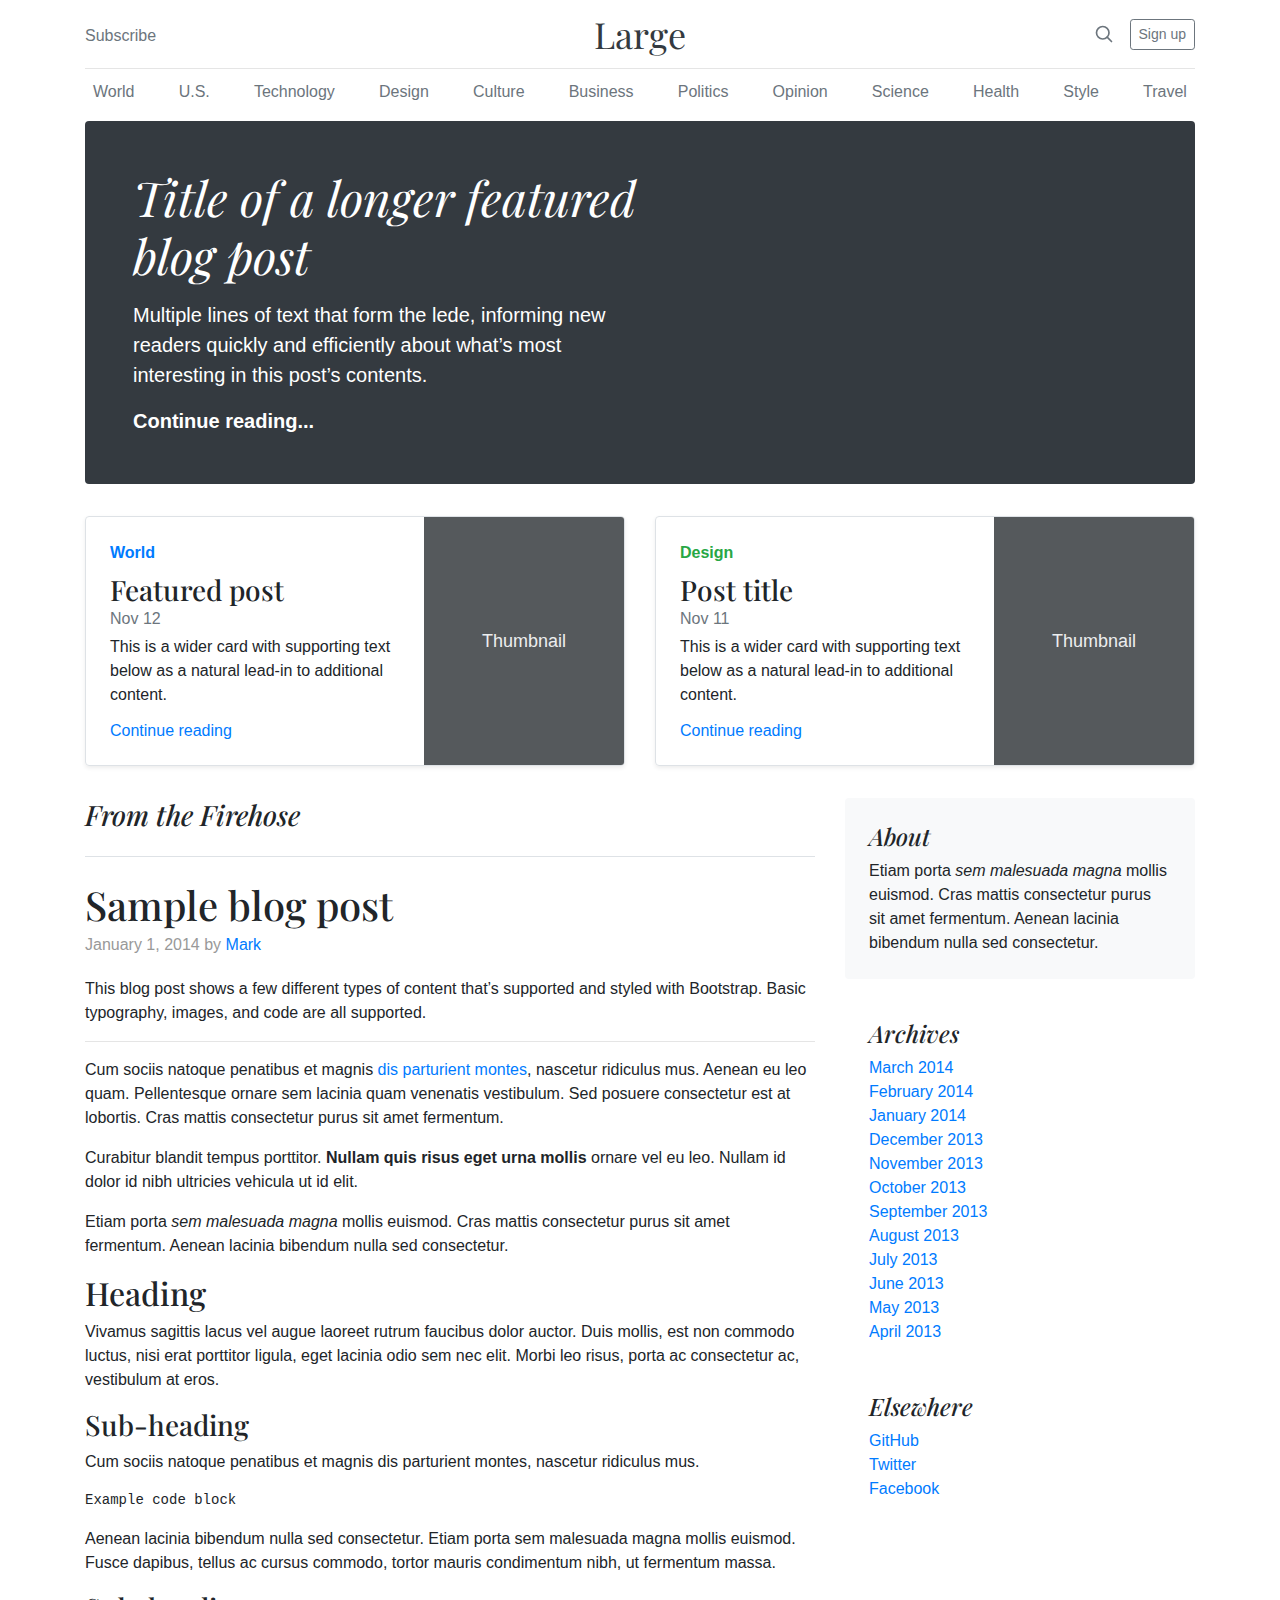
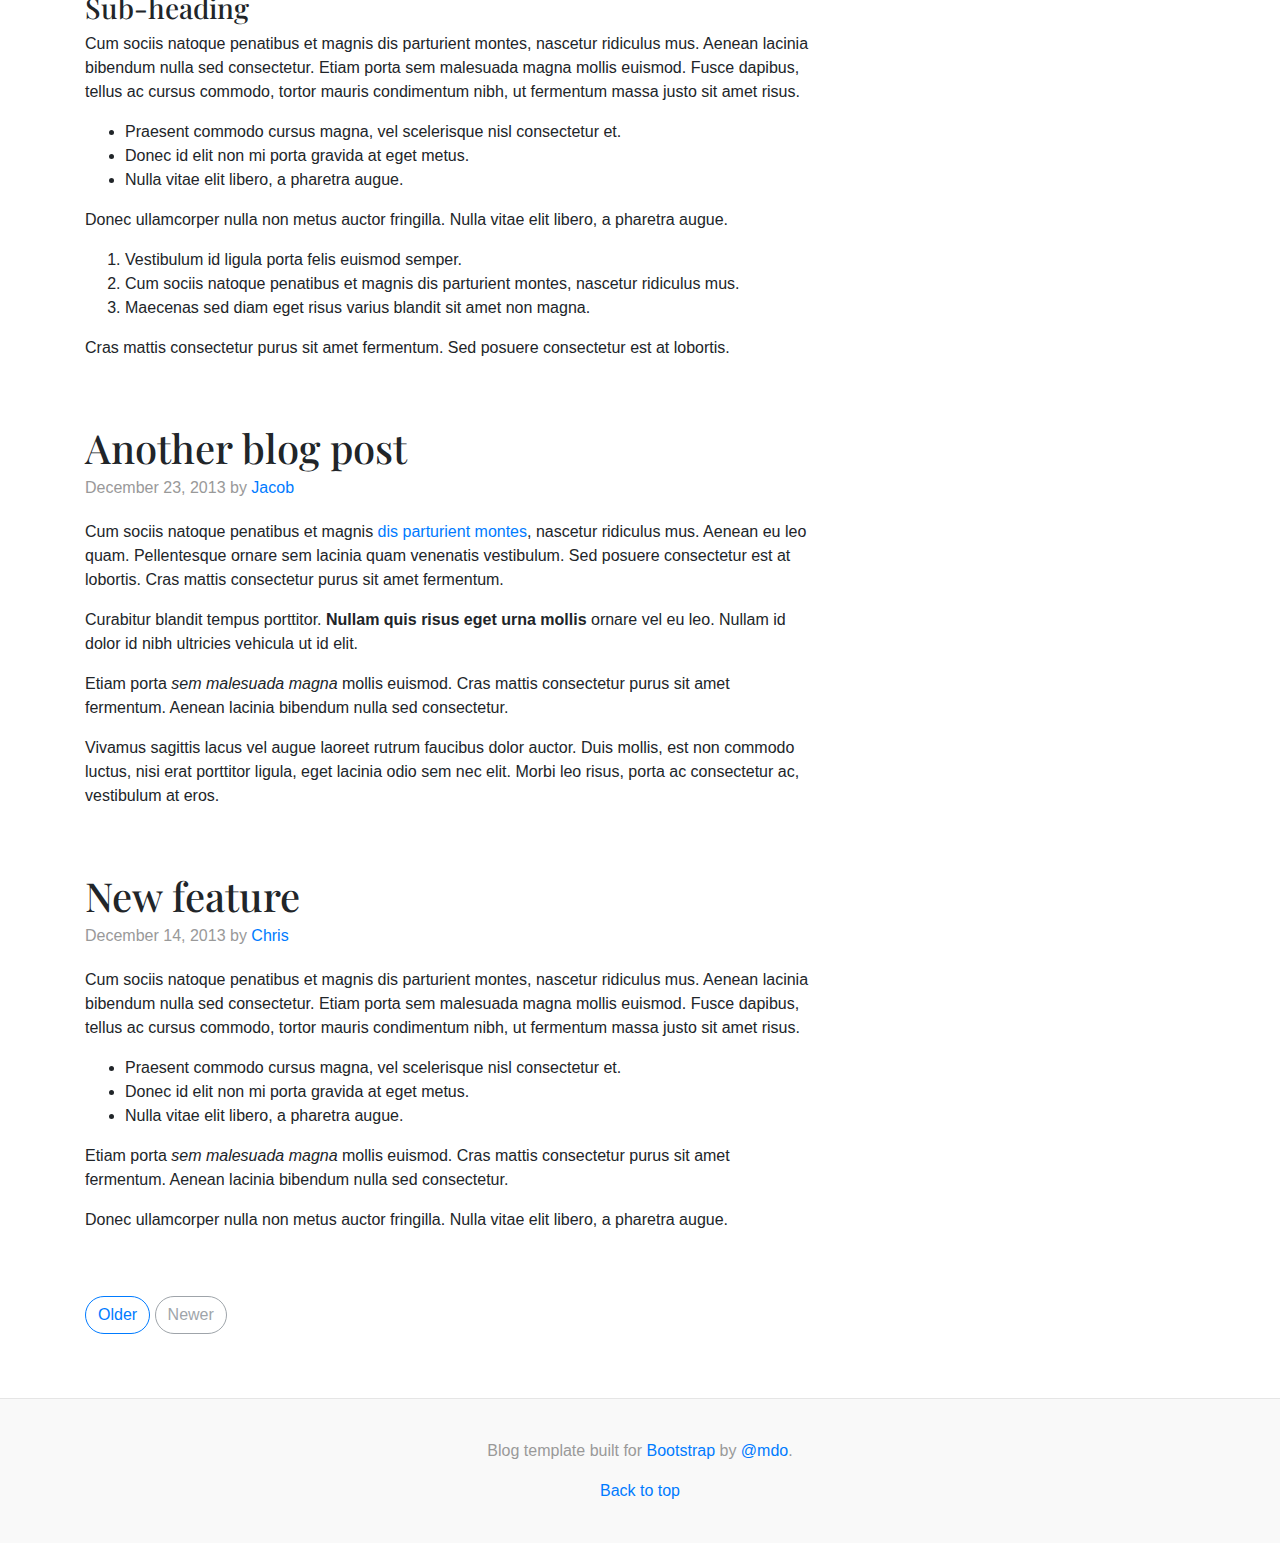
<file: wp-bootstrap-html/index.html>
<!doctype html>
<html lang="en">

<head>
    <meta charset="utf-8">
    <meta name="viewport" content="width=device-width, initial-scale=1, shrink-to-fit=no">
    <meta name="description" content="">
    <meta name="author" content="Mark Otto, Jacob Thornton, and Bootstrap contributors">
    <meta name="generator" content="Jekyll v3.8.5">
    <title>Blog Template · Bootstrap</title>

    <link rel="canonical" href="https://getbootstrap.com/docs/4.3/examples/blog/">

    <!-- Bootstrap core CSS -->
    <link href="css/bootstrap.css" rel="stylesheet">


    <style>
        .bd-placeholder-img {
            font-size: 1.125rem;
            text-anchor: middle;
            -webkit-user-select: none;
            -moz-user-select: none;
            -ms-user-select: none;
            user-select: none;
        }

        @media (min-width: 768px) {
            .bd-placeholder-img-lg {
                font-size: 3.5rem;
            }
        }
    </style>
    <!-- Custom styles for this template -->
    <link href="https://fonts.googleapis.com/css?family=Playfair+Display:700,900" rel="stylesheet">
    <!-- Custom styles for this template -->
    <link href="css/style.css" rel="stylesheet">
</head>

<body>
    <div class="container">
        <header class="blog-header py-3">
            <div class="row flex-nowrap justify-content-between align-items-center">
                <div class="col-4 pt-1">
                    <a class="text-muted" href="#">Subscribe</a>
                </div>
                <div class="col-4 text-center">
                    <a class="blog-header-logo text-dark" href="#">Large</a>
                </div>
                <div class="col-4 d-flex justify-content-end align-items-center">
                    <a class="text-muted" href="#">
                        <svg xmlns="http://www.w3.org/2000/svg" width="20" height="20" fill="none" stroke="currentColor"
                            stroke-linecap="round" stroke-linejoin="round" stroke-width="2" class="mx-3" role="img"
                            viewBox="0 0 24 24" focusable="false">
                            <title>Search</title>
                            <circle cx="10.5" cy="10.5" r="7.5" />
                            <path d="M21 21l-5.2-5.2" />
                        </svg>
                    </a>
                    <a class="btn btn-sm btn-outline-secondary" href="#">Sign up</a>
                </div>
            </div>
        </header>

        <div class="nav-scroller py-1 mb-2">
            <nav class="nav d-flex justify-content-between">
                <a class="p-2 text-muted" href="#">World</a>
                <a class="p-2 text-muted" href="#">U.S.</a>
                <a class="p-2 text-muted" href="#">Technology</a>
                <a class="p-2 text-muted" href="#">Design</a>
                <a class="p-2 text-muted" href="#">Culture</a>
                <a class="p-2 text-muted" href="#">Business</a>
                <a class="p-2 text-muted" href="#">Politics</a>
                <a class="p-2 text-muted" href="#">Opinion</a>
                <a class="p-2 text-muted" href="#">Science</a>
                <a class="p-2 text-muted" href="#">Health</a>
                <a class="p-2 text-muted" href="#">Style</a>
                <a class="p-2 text-muted" href="#">Travel</a>
            </nav>
        </div>

        <div class="jumbotron p-4 p-md-5 text-white rounded bg-dark">
            <div class="col-md-6 px-0">
                <h1 class="display-4 font-italic">Title of a longer featured blog post</h1>
                <p class="lead my-3">Multiple lines of text that form the lede, informing new readers quickly and
                    efficiently about what’s most interesting in this post’s contents.</p>
                <p class="lead mb-0"><a href="#" class="text-white font-weight-bold">Continue reading...</a></p>
            </div>
        </div>

        <div class="row mb-2">
            <div class="col-md-6">
                <div
                    class="row no-gutters border rounded overflow-hidden flex-md-row mb-4 shadow-sm h-md-250 position-relative">
                    <div class="col p-4 d-flex flex-column position-static">
                        <strong class="d-inline-block mb-2 text-primary">World</strong>
                        <h3 class="mb-0">Featured post</h3>
                        <div class="mb-1 text-muted">Nov 12</div>
                        <p class="card-text mb-auto">This is a wider card with supporting text below as a natural
                            lead-in to additional content.</p>
                        <a href="#" class="stretched-link">Continue reading</a>
                    </div>
                    <div class="col-auto d-none d-lg-block">
                        <svg class="bd-placeholder-img" width="200" height="250" xmlns="http://www.w3.org/2000/svg"
                            preserveAspectRatio="xMidYMid slice" focusable="false" role="img"
                            aria-label="Placeholder: Thumbnail">
                            <title>Placeholder</title>
                            <rect width="100%" height="100%" fill="#55595c" /><text x="50%" y="50%" fill="#eceeef"
                                dy=".3em">Thumbnail</text>
                        </svg>
                    </div>
                </div>
            </div>
            <div class="col-md-6">
                <div
                    class="row no-gutters border rounded overflow-hidden flex-md-row mb-4 shadow-sm h-md-250 position-relative">
                    <div class="col p-4 d-flex flex-column position-static">
                        <strong class="d-inline-block mb-2 text-success">Design</strong>
                        <h3 class="mb-0">Post title</h3>
                        <div class="mb-1 text-muted">Nov 11</div>
                        <p class="mb-auto">This is a wider card with supporting text below as a natural lead-in to
                            additional content.</p>
                        <a href="#" class="stretched-link">Continue reading</a>
                    </div>
                    <div class="col-auto d-none d-lg-block">
                        <svg class="bd-placeholder-img" width="200" height="250" xmlns="http://www.w3.org/2000/svg"
                            preserveAspectRatio="xMidYMid slice" focusable="false" role="img"
                            aria-label="Placeholder: Thumbnail">
                            <title>Placeholder</title>
                            <rect width="100%" height="100%" fill="#55595c" /><text x="50%" y="50%" fill="#eceeef"
                                dy=".3em">Thumbnail</text>
                        </svg>
                    </div>
                </div>
            </div>
        </div>
    </div>

    <main role="main" class="container">
        <div class="row">
            <div class="col-md-8 blog-main">
                <h3 class="pb-4 mb-4 font-italic border-bottom">
                    From the Firehose
                </h3>

                <div class="blog-post">
                    <h2 class="blog-post-title">Sample blog post</h2>
                    <p class="blog-post-meta">January 1, 2014 by <a href="#">Mark</a></p>

                    <p>This blog post shows a few different types of content that’s supported and styled with Bootstrap.
                        Basic typography, images, and code are all supported.</p>
                    <hr>
                    <p>Cum sociis natoque penatibus et magnis <a href="#">dis parturient montes</a>, nascetur ridiculus
                        mus. Aenean eu leo quam. Pellentesque ornare sem lacinia quam venenatis vestibulum. Sed posuere
                        consectetur est at lobortis. Cras mattis consectetur purus sit amet fermentum.</p>
                    <blockquote>
                        <p>Curabitur blandit tempus porttitor. <strong>Nullam quis risus eget urna mollis</strong>
                            ornare vel eu leo. Nullam id dolor id nibh ultricies vehicula ut id elit.</p>
                    </blockquote>
                    <p>Etiam porta <em>sem malesuada magna</em> mollis euismod. Cras mattis consectetur purus sit amet
                        fermentum. Aenean lacinia bibendum nulla sed consectetur.</p>
                    <h2>Heading</h2>
                    <p>Vivamus sagittis lacus vel augue laoreet rutrum faucibus dolor auctor. Duis mollis, est non
                        commodo luctus, nisi erat porttitor ligula, eget lacinia odio sem nec elit. Morbi leo risus,
                        porta ac consectetur ac, vestibulum at eros.</p>
                    <h3>Sub-heading</h3>
                    <p>Cum sociis natoque penatibus et magnis dis parturient montes, nascetur ridiculus mus.</p>
                    <pre><code>Example code block</code></pre>
                    <p>Aenean lacinia bibendum nulla sed consectetur. Etiam porta sem malesuada magna mollis euismod.
                        Fusce dapibus, tellus ac cursus commodo, tortor mauris condimentum nibh, ut fermentum massa.</p>
                    <h3>Sub-heading</h3>
                    <p>Cum sociis natoque penatibus et magnis dis parturient montes, nascetur ridiculus mus. Aenean
                        lacinia bibendum nulla sed consectetur. Etiam porta sem malesuada magna mollis euismod. Fusce
                        dapibus, tellus ac cursus commodo, tortor mauris condimentum nibh, ut fermentum massa justo sit
                        amet risus.</p>
                    <ul>
                        <li>Praesent commodo cursus magna, vel scelerisque nisl consectetur et.</li>
                        <li>Donec id elit non mi porta gravida at eget metus.</li>
                        <li>Nulla vitae elit libero, a pharetra augue.</li>
                    </ul>
                    <p>Donec ullamcorper nulla non metus auctor fringilla. Nulla vitae elit libero, a pharetra augue.
                    </p>
                    <ol>
                        <li>Vestibulum id ligula porta felis euismod semper.</li>
                        <li>Cum sociis natoque penatibus et magnis dis parturient montes, nascetur ridiculus mus.</li>
                        <li>Maecenas sed diam eget risus varius blandit sit amet non magna.</li>
                    </ol>
                    <p>Cras mattis consectetur purus sit amet fermentum. Sed posuere consectetur est at lobortis.</p>
                </div><!-- /.blog-post -->

                <div class="blog-post">
                    <h2 class="blog-post-title">Another blog post</h2>
                    <p class="blog-post-meta">December 23, 2013 by <a href="#">Jacob</a></p>

                    <p>Cum sociis natoque penatibus et magnis <a href="#">dis parturient montes</a>, nascetur ridiculus
                        mus. Aenean eu leo quam. Pellentesque ornare sem lacinia quam venenatis vestibulum. Sed posuere
                        consectetur est at lobortis. Cras mattis consectetur purus sit amet fermentum.</p>
                    <blockquote>
                        <p>Curabitur blandit tempus porttitor. <strong>Nullam quis risus eget urna mollis</strong>
                            ornare vel eu leo. Nullam id dolor id nibh ultricies vehicula ut id elit.</p>
                    </blockquote>
                    <p>Etiam porta <em>sem malesuada magna</em> mollis euismod. Cras mattis consectetur purus sit amet
                        fermentum. Aenean lacinia bibendum nulla sed consectetur.</p>
                    <p>Vivamus sagittis lacus vel augue laoreet rutrum faucibus dolor auctor. Duis mollis, est non
                        commodo luctus, nisi erat porttitor ligula, eget lacinia odio sem nec elit. Morbi leo risus,
                        porta ac consectetur ac, vestibulum at eros.</p>
                </div><!-- /.blog-post -->

                <div class="blog-post">
                    <h2 class="blog-post-title">New feature</h2>
                    <p class="blog-post-meta">December 14, 2013 by <a href="#">Chris</a></p>

                    <p>Cum sociis natoque penatibus et magnis dis parturient montes, nascetur ridiculus mus. Aenean
                        lacinia bibendum nulla sed consectetur. Etiam porta sem malesuada magna mollis euismod. Fusce
                        dapibus, tellus ac cursus commodo, tortor mauris condimentum nibh, ut fermentum massa justo sit
                        amet risus.</p>
                    <ul>
                        <li>Praesent commodo cursus magna, vel scelerisque nisl consectetur et.</li>
                        <li>Donec id elit non mi porta gravida at eget metus.</li>
                        <li>Nulla vitae elit libero, a pharetra augue.</li>
                    </ul>
                    <p>Etiam porta <em>sem malesuada magna</em> mollis euismod. Cras mattis consectetur purus sit amet
                        fermentum. Aenean lacinia bibendum nulla sed consectetur.</p>
                    <p>Donec ullamcorper nulla non metus auctor fringilla. Nulla vitae elit libero, a pharetra augue.
                    </p>
                </div><!-- /.blog-post -->

                <nav class="blog-pagination">
                    <a class="btn btn-outline-primary" href="#">Older</a>
                    <a class="btn btn-outline-secondary disabled" href="#" tabindex="-1" aria-disabled="true">Newer</a>
                </nav>

            </div><!-- /.blog-main -->

            <aside class="col-md-4 blog-sidebar">
                <div class="p-4 mb-3 bg-light rounded">
                    <h4 class="font-italic">About</h4>
                    <p class="mb-0">Etiam porta <em>sem malesuada magna</em> mollis euismod. Cras mattis consectetur
                        purus sit amet fermentum. Aenean lacinia bibendum nulla sed consectetur.</p>
                </div>

                <div class="p-4">
                    <h4 class="font-italic">Archives</h4>
                    <ol class="list-unstyled mb-0">
                        <li><a href="#">March 2014</a></li>
                        <li><a href="#">February 2014</a></li>
                        <li><a href="#">January 2014</a></li>
                        <li><a href="#">December 2013</a></li>
                        <li><a href="#">November 2013</a></li>
                        <li><a href="#">October 2013</a></li>
                        <li><a href="#">September 2013</a></li>
                        <li><a href="#">August 2013</a></li>
                        <li><a href="#">July 2013</a></li>
                        <li><a href="#">June 2013</a></li>
                        <li><a href="#">May 2013</a></li>
                        <li><a href="#">April 2013</a></li>
                    </ol>
                </div>

                <div class="p-4">
                    <h4 class="font-italic">Elsewhere</h4>
                    <ol class="list-unstyled">
                        <li><a href="#">GitHub</a></li>
                        <li><a href="#">Twitter</a></li>
                        <li><a href="#">Facebook</a></li>
                    </ol>
                </div>
            </aside><!-- /.blog-sidebar -->

        </div><!-- /.row -->

    </main><!-- /.container -->

    <footer class="blog-footer">
        <p>Blog template built for <a href="https://getbootstrap.com/">Bootstrap</a> by <a
                href="https://twitter.com/mdo">@mdo</a>.</p>
        <p>
            <a href="#">Back to top</a>
        </p>
    </footer>
</body>

</html>
</file>
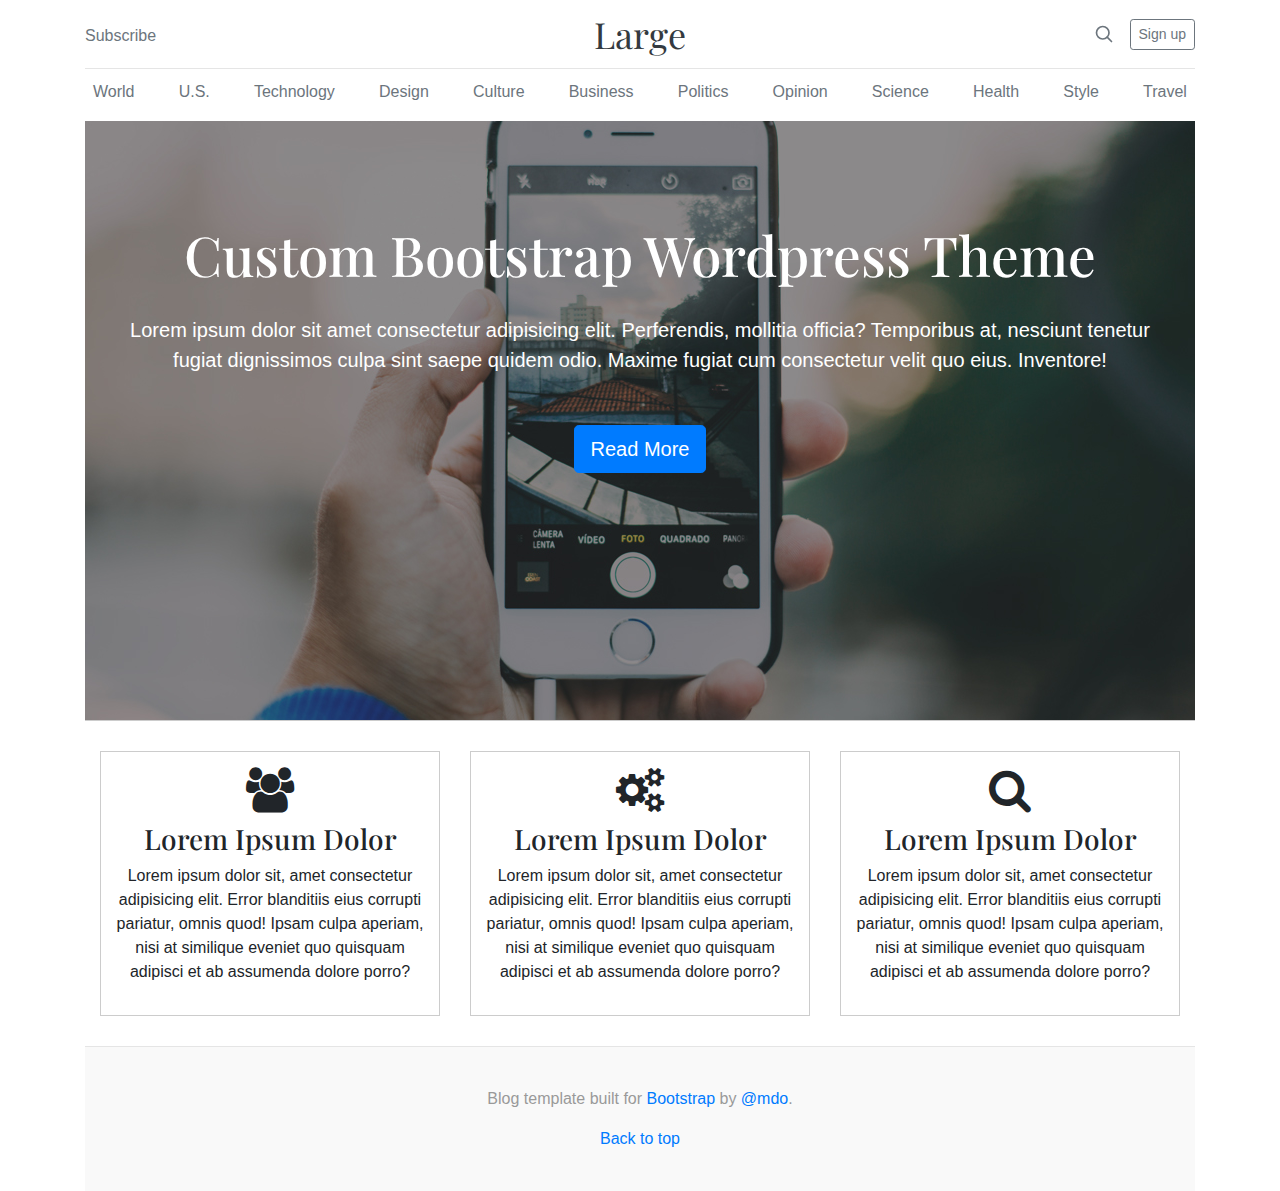
<file: wp-bootstrap-html/front.html>
<!doctype html>
<html lang="en">

<head>
    <meta charset="utf-8">
    <meta name="viewport" content="width=device-width, initial-scale=1, shrink-to-fit=no">
    <meta name="description" content="">
    <meta name="author" content="Mark Otto, Jacob Thornton, and Bootstrap contributors">
    <meta name="generator" content="Jekyll v3.8.5">
    <title>Blog Template · Bootstrap</title>

    <link rel="canonical" href="https://getbootstrap.com/docs/4.3/examples/blog/">

    <!-- Bootstrap core CSS -->
    <link rel="stylesheet" href="css/bootstrap.css">


    <style>
        .bd-placeholder-img {
            font-size: 1.125rem;
            text-anchor: middle;
            -webkit-user-select: none;
            -moz-user-select: none;
            -ms-user-select: none;
            user-select: none;
        }

        @media (min-width: 768px) {
            .bd-placeholder-img-lg {
                font-size: 3.5rem;
            }
        }
    </style>
    <!-- Custom styles for this template -->
    <link rel="stylesheet" href="https://fonts.googleapis.com/css?family=Playfair+Display:700,900">
    <!-- Custom styles for this template -->
    <link rel="stylesheet" href="css/style.css">
    <link rel="stylesheet" href="https://stackpath.bootstrapcdn.com/font-awesome/4.7.0/css/font-awesome.min.css">
</head>

<body>
    <div class="container">
        <header class="blog-header py-3">
            <div class="row flex-nowrap justify-content-between align-items-center">
                <div class="col-4 pt-1">
                    <a class="text-muted" href="#">Subscribe</a>
                </div>
                <div class="col-4 text-center">
                    <a class="blog-header-logo text-dark" href="#">Large</a>
                </div>
                <div class="col-4 d-flex justify-content-end align-items-center">
                    <a class="text-muted" href="#">
                        <svg xmlns="http://www.w3.org/2000/svg" width="20" height="20" fill="none" stroke="currentColor"
                            stroke-linecap="round" stroke-linejoin="round" stroke-width="2" class="mx-3" role="img"
                            viewBox="0 0 24 24" focusable="false">
                            <title>Search</title>
                            <circle cx="10.5" cy="10.5" r="7.5" />
                            <path d="M21 21l-5.2-5.2" />
                        </svg>
                    </a>
                    <a class="btn btn-sm btn-outline-secondary" href="#">Sign up</a>
                </div>
            </div>
        </header>

        <div class="nav-scroller py-1 mb-2">
            <nav class="nav d-flex justify-content-between">
                <a class="p-2 text-muted" href="#">World</a>
                <a class="p-2 text-muted" href="#">U.S.</a>
                <a class="p-2 text-muted" href="#">Technology</a>
                <a class="p-2 text-muted" href="#">Design</a>
                <a class="p-2 text-muted" href="#">Culture</a>
                <a class="p-2 text-muted" href="#">Business</a>
                <a class="p-2 text-muted" href="#">Politics</a>
                <a class="p-2 text-muted" href="#">Opinion</a>
                <a class="p-2 text-muted" href="#">Science</a>
                <a class="p-2 text-muted" href="#">Health</a>
                <a class="p-2 text-muted" href="#">Style</a>
                <a class="p-2 text-muted" href="#">Travel</a>
            </nav>
        </div>

        <section class="showcase">
            <div class="container">
                <h1>Custom Bootstrap Wordpress Theme</h1>
                <p>Lorem ipsum dolor sit amet consectetur adipisicing elit. Perferendis, mollitia officia? Temporibus at, nesciunt tenetur fugiat dignissimos culpa sint saepe quidem odio. Maxime fugiat cum consectetur velit quo eius. Inventore!</p>
                <a href="" class="btn btn-primary btn-lg">Read More</a>
            </div>
        </section>

        <section class="boxes">
            <div class="container">
                <div class="row">
                    <div class="col-md-4">
                        <div class="box">
                            <i class="fa fa-users"></i>
                            <h3>Lorem Ipsum Dolor</h3>
                            <p>Lorem ipsum dolor sit, amet consectetur adipisicing elit. Error blanditiis eius corrupti pariatur, omnis quod! Ipsam culpa aperiam, nisi at similique eveniet quo quisquam adipisci et ab assumenda dolore porro?</p>
                        </div>
                    </div>

                    <div class="col-md-4">
                        <div class="box">
                            <i class="fa fa-gears"></i>
                            <h3>Lorem Ipsum Dolor</h3>
                            <p>Lorem ipsum dolor sit, amet consectetur adipisicing elit. Error blanditiis eius corrupti pariatur, omnis quod! Ipsam culpa aperiam, nisi at similique eveniet quo quisquam adipisci et ab assumenda dolore porro?</p>
                        </div>
                    </div>

                    <div class="col-md-4">
                        <div class="box">
                            <i class="fa fa-search"></i>
                            <h3>Lorem Ipsum Dolor</h3>
                            <p>Lorem ipsum dolor sit, amet consectetur adipisicing elit. Error blanditiis eius corrupti pariatur, omnis quod! Ipsam culpa aperiam, nisi at similique eveniet quo quisquam adipisci et ab assumenda dolore porro?</p>
                        </div>
                    </div>
                </div>
            </div>
        </section>

    <footer class="blog-footer">
        <p>Blog template built for <a href="https://getbootstrap.com/">Bootstrap</a> by <a
                href="https://twitter.com/mdo">@mdo</a>.</p>
        <p>
            <a href="#">Back to top</a>
        </p>
    </footer>
</body>

</html>
</file>
<file: wp-bootstrap-html/css/style.css>
/* Template styles from Bootstrap examples page:
 * https://getbootstrap.com/docs/4.3/examples/blog/
 */
.blog-header {
    line-height: 1;
    border-bottom: 1px solid #e5e5e5;
}

.blog-header-logo {
    font-family: "Playfair Display", Georgia, "Times New Roman", serif;
    font-size: 2.25rem;
}

.blog-header-logo:hover {
    text-decoration: none;
}

h1, h2, h3, h4, h5, h6 {
    font-family: "Playfair Display", Georgia, "Times New Roman", serif;
}

.display-4 {
    font-size: 2.5rem;
}

@media (min-width: 768px) {
    .display-4 {
        font-size: 3rem;
    }
}

.nav-scroller {
    position: relative;
    z-index: 2;
    height: 2.75rem;
    overflow-y: hidden;
}

.nav-scroller .nav {
    display: -ms-flexbox;
    display: flex;
    -ms-flex-wrap: nowrap;
    flex-wrap: nowrap;
    padding-bottom: 1rem;
    margin-top: -1px;
    overflow-x: auto;
    text-align: center;
    white-space: nowrap;
    -webkit-overflow-scrolling: touch;
}

.nav-scroller .nav-link {
    padding-top: .75rem;
    padding-bottom: .75rem;
    font-size: .875rem;
}

.card-img-right {
    height: 100%;
    border-radius: 0 3px 3px 0;
}

.flex-auto {
    -ms-flex: 0 0 auto;
    flex: 0 0 auto;
}

.h-250 {
    height: 250px;
}

@media (min-width: 768px) {
    .h-md-250 {
        height: 250px;
    }
}

/* Blog name and description */
.blog-title {
    margin-bottom: 0;
    font-size: 2rem;
    font-weight: 400;
}

.blog-description {
    font-size: 1.1rem;
    color: #999;
}

@media (min-width: 40em) {
    .blog-title {
        font-size: 3.5rem;
    }
}

/* Pagination */
.blog-pagination {
    margin-bottom: 4rem;
}

.blog-pagination>.btn {
    border-radius: 2rem;
}

/* Blog posts */
.blog-post {
    margin-bottom: 4rem;
}

.blog-post-title {
    margin-bottom: .25rem;
    font-size: 2.5rem;
}

.blog-post-meta {
    margin-bottom: 1.25rem;
    color: #999;
}

/* Footer */
.blog-footer {
    padding: 2.5rem 0;
    color: #999;
    text-align: center;
    background-color: #f9f9f9;
    border-top: #e5e5e5 .05rem solid;
}

.blog-footer p:last-child {
    margin-bottom: 0;
}

/* Custom Styles */
.showcase {
    height: 600px;
    padding: 100px 20px;
    text-align: center;
    border-bottom: #ccc 1px solid;
    margin-bottom: 30px;
    color: #fff;
    background: url('../img/showcase.jpg') no-repeat center center;
}

.showcase h1 {
    font-size: 55px;
    padding-bottom: 20px;
    color: #fff;
}

.showcase p {
    font-size: 20px;
    margin-bottom: 50px;
}

.boxes {
    text-align: center;
    background: #fff;
    margin-bottom: 30px;
}

.box {
    padding: 15px;
    border: #ccc 1px solid;
}

.box .fa {
    font-size: 45px !important;
    margin-bottom: 10px;
}
</file>
